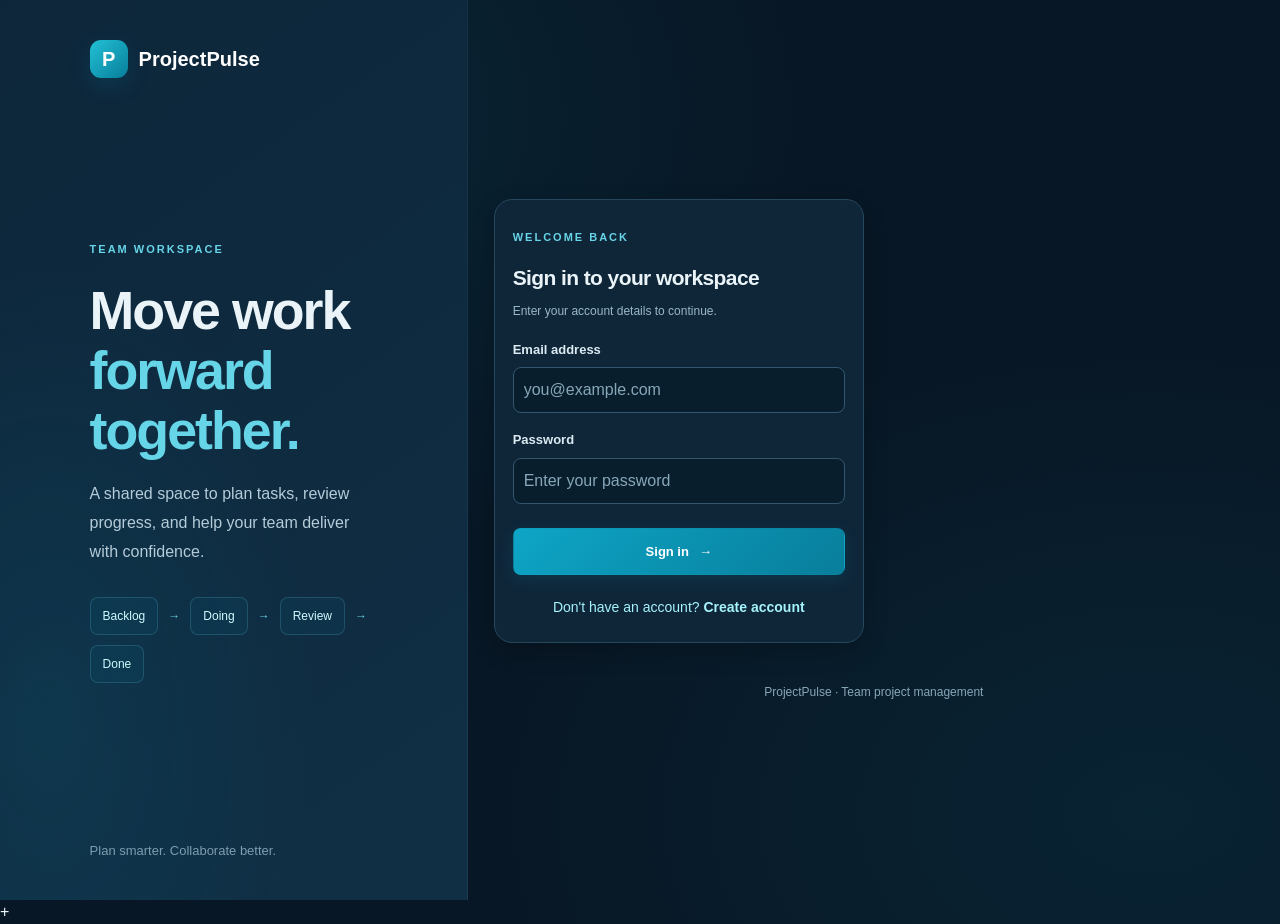
<file: frontend/index.html>
<!doctype html>
<html lang="en">
<head>
  <meta charset="utf-8">
  <meta name="viewport" content="width=device-width, initial-scale=1">
  <title>ProjectPulse| Team Workspace</title>
  <link rel="stylesheet" href="style.css">
</head>
<body class="login-page">
  <main class="login-shell">
+
    <section class="login-visual">
      <div class="brand">
        <span class="brand-mark">P</span>
        <span>ProjectPulse</span>
      </div>

      <div class="visual-copy">
        <span class="eyebrow">TEAM WORKSPACE</span>
        <h1>Move work<br><span>forward together.</span></h1>
        <p>A shared space to plan tasks, review progress, and help your team deliver with confidence.</p>

        <div class="mini-flow">
          <span>Backlog</span><b>→</b>
          <span>Doing</span><b>→</b>
          <span>Review</span><b>→</b>
          <span>Done</span>
        </div>
      </div>

      <div class="visual-footer">Plan smarter. Collaborate better.</div>
    </section>

    <section class="login-panel">
      <div class="mobile-brand brand">
        <span class="brand-mark">P</span>
        <span>ProjectPulse</span>
      </div>

      <div class="login-card">
        <span class="eyebrow">WELCOME BACK</span>
        <h2>Sign in to your workspace</h2>
        <p class="muted">Enter your account details to continue.</p>

        <form id="loginForm">
          <label for="email">Email address</label>
          <input id="email" name="email" type="email"
                 autocomplete="username"
                 placeholder="you@example.com" required>

          <label for="password">Password</label>
          <input id="password" name="password" type="password"
                 autocomplete="current-password"
                 placeholder="Enter your password" required>

          <div id="loginError" class="message error hidden"
               role="alert"></div>

          <button class="btn btn-primary btn-wide"
                  type="submit" id="loginButton">
            Sign in <span>→</span>
          </button>
        </form>

        <div class="register-link">
          Don't have an account?
          <a href="register.html">Create account</a>
        </div>

       
      </div>

      <footer>ProjectPulse · Team project management</footer>
    </section>

  </main>

  <script src="app.js"></script>
</body>
</html>
</file>
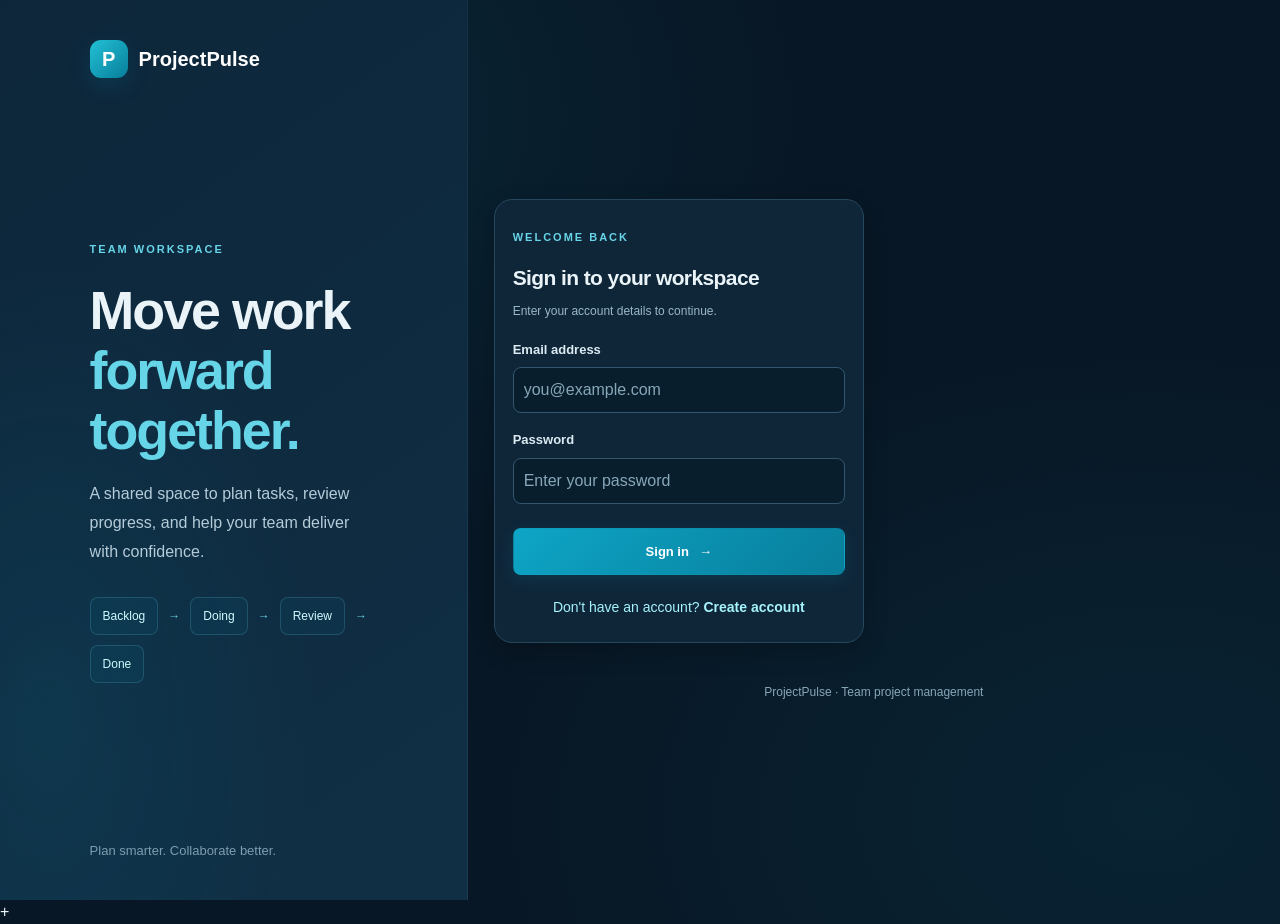
<file: frontend/dashboard.html>
<!doctype html>
<html lang="en">
<head>
  <meta charset="utf-8">
  <meta name="viewport" content="width=device-width, initial-scale=1">
  <meta name="theme-color" content="#0b1120">
  <meta name="description" content="ProjectPulse team workspace and project management dashboard">
  <title>Dashboard | ProjectPulse</title>
  <link rel="stylesheet" href="style.css">
</head>

<body class="app-page">

  <!-- SIDEBAR -->
  <aside class="sidebar" id="sidebar">
    <a class="brand" href="dashboard.html">
      <span class="brand-mark">P</span>
      <span>ProjectPulse</span>
    </a>

    <div class="workspace-label">WORKSPACE</div>

    <nav class="side-nav" aria-label="Main navigation">
      <button class="nav-item active" type="button" data-view="board">
        <span aria-hidden="true">▦</span> Kanban board
      </button>

      <button class="nav-item" type="button" data-view="analytics">
        <span aria-hidden="true">▥</span> Analytics
      </button>

      <button class="nav-item" type="button" data-view="team" id="teamNav">
        <span aria-hidden="true">♙</span> Team management
      </button>

      <button
        class="nav-item hidden"
        type="button"
        data-view="faculty"
        id="facultyNav"
      >
        <span aria-hidden="true">✓</span>
        Faculty approval
        <span id="pendingFacultyCount" class="count">0</span>
      </button>
    </nav>

    <div class="sidebar-bottom">
      <div class="help-card">
        <span class="help-icon" aria-hidden="true">✦</span>
        <strong>Keep work flowing</strong>
        <p>Small steps. Clear ownership. Better outcomes.</p>
      </div>

      <button class="nav-item logout-btn" id="logoutButton" type="button">
        <span aria-hidden="true">↪</span> Sign out
      </button>
    </div>
  </aside>

  <!-- MAIN CONTENT -->
  <main class="main-content">

    <!-- TOPBAR -->
    <header class="topbar">
      <button
        class="mobile-menu"
        id="mobileMenu"
        type="button"
        aria-label="Toggle navigation"
        aria-controls="sidebar"
        aria-expanded="false"
      >☰</button>

      <div class="topbar-heading">
        <span class="eyebrow">TEAM WORKSPACE</span>
        <h1 id="pageTitle">Kanban board</h1>
      </div>

      <div class="profile-area">
        <div class="avatar" id="userAvatar" aria-hidden="true">U</div>
        <div class="profile-details">
          <strong id="userName">Loading...</strong>
          <small id="userRole">Member</small>
        </div>
      </div>
    </header>

    <!-- KANBAN BOARD -->
    <section class="view active" id="boardView">

      <div class="welcome-row">
        <div>
          <h2>Project overview</h2>
          <p class="muted">Keep every task moving in the right direction.</p>
        </div>

        <button class="btn btn-primary" id="newTaskButton" type="button">
          ＋ New task
        </button>
      </div>

      <div class="stats-grid">
        <article class="stat-card">
          <div class="stat-top">
            <span>Total tasks</span>
            <span class="stat-icon purple">▦</span>
          </div>
          <strong id="statTotal">0</strong>
          <small>Tasks in your workspace</small>
        </article>

        <article class="stat-card">
          <div class="stat-top">
            <span>In progress</span>
            <span class="stat-icon blue">◷</span>
          </div>
          <strong id="statDoing">0</strong>
          <small>Currently being worked on</small>
        </article>

        <article class="stat-card">
          <div class="stat-top">
            <span>Needs review</span>
            <span class="stat-icon orange">✓</span>
          </div>
          <strong id="statReview">0</strong>
          <small>Waiting for a decision</small>
        </article>

        <article class="stat-card">
          <div class="stat-top">
            <span>Completed</span>
            <span class="stat-icon green">↗</span>
          </div>
          <strong id="statDone">0</strong>
          <small>Successfully completed</small>
        </article>
      </div>

      <div class="board-heading">
        <div>
          <h2>Task board</h2>
          <p class="muted">Track tasks through each stage of the workflow.</p>
        </div>

        <button class="btn btn-secondary" id="refreshButton" type="button">
          ↻ Refresh
        </button>
      </div>

      <div class="board" id="kanbanBoard">

        <section class="kanban-column" data-status="BACKLOG">
          <div class="column-head">
            <span class="column-dot backlog"></span>
            <h3>Backlog</h3>
            <span class="count" id="countBacklog">0</span>
          </div>
          <div class="task-list" id="listBacklog"></div>
        </section>

        <section class="kanban-column" data-status="DOING">
          <div class="column-head">
            <span class="column-dot doing"></span>
            <h3>Doing</h3>
            <span class="count" id="countDoing">0</span>
          </div>
          <div class="task-list" id="listDoing"></div>
        </section>

        <section class="kanban-column" data-status="REVIEW">
          <div class="column-head">
            <span class="column-dot review"></span>
            <h3>Review</h3>
            <span class="count" id="countReview">0</span>
          </div>
          <div class="task-list" id="listReview"></div>
        </section>

        <section class="kanban-column" data-status="DONE">
          <div class="column-head">
            <span class="column-dot done"></span>
            <h3>Done</h3>
            <span class="count" id="countDone">0</span>
          </div>
          <div class="task-list" id="listDone"></div>
        </section>

      </div>
    </section>

    <!-- ANALYTICS -->
    <section class="view" id="analyticsView">

      <div class="welcome-row">
        <div>
          <h2>Team analytics</h2>
          <p class="muted">A quick look at delivery and workflow health.</p>
        </div>

        <button class="btn btn-secondary" id="analyticsRefresh" type="button">
          ↻ Refresh metrics
        </button>
      </div>

      <div class="stats-grid analytics-stats">
        <article class="stat-card">
          <span class="muted">Completion rate</span>
          <strong id="completionRate">0%</strong>
          <small>Tasks in Done</small>
        </article>

        <article class="stat-card">
          <span class="muted">Overdue tasks</span>
          <strong id="overdueTasks">0</strong>
          <small>Past due and not done</small>
        </article>

        <article class="stat-card">
          <span class="muted">Throughput (30 days)</span>
          <strong id="throughput">0</strong>
          <small>Tasks completed</small>
        </article>

        <article class="stat-card">
          <span class="muted">Average cycle time</span>
          <strong id="cycleTime">—</strong>
          <small>Days from Doing to Done</small>
        </article>
      </div>

      <div class="analytics-layout">
        <article class="panel">
          <h3>Tasks by status</h3>
          <div id="statusChart" class="bar-chart"></div>
        </article>

        <article class="panel">
          <h3>Workflow health</h3>
          <p class="muted">
            Keep the Doing column manageable and review submitted work regularly.
          </p>

          <div class="health-line">
            <span>Work in progress</span>
            <strong id="wipValue">0</strong>
          </div>

          <div class="progress-track">
            <div id="wipBar" class="progress-fill"></div>
          </div>

          <div class="health-line">
            <span>Tasks waiting for review</span>
            <strong id="reviewValue">0</strong>
          </div>

          <div class="progress-track">
            <div id="reviewBar" class="progress-fill purple-fill"></div>
          </div>
        </article>
      </div>
    </section>

    <!-- TEAM MANAGEMENT -->
    <section class="view" id="teamView">

      <div class="welcome-row">
        <div>
          <h2>Team Management</h2>
          <p class="muted">
            View team member contributions and workspace users.
          </p>
        </div>
      </div>

      <div class="panel table-panel">
        <h3>Workspace Users</h3>
        <p class="muted">View registered users and their workspace roles.</p>

        <div class="table-wrap">
          <table>
            <thead>
              <tr>
                <th scope="col">Name</th>
                <th scope="col">Email</th>
                <th scope="col">Role</th>
              </tr>
            </thead>
            <tbody id="teamTable"></tbody>
          </table>
        </div>
      </div>
    </section>

    <!-- FACULTY REGISTRATION APPROVAL -->
    <section class="view" id="facultyView">

      <div class="welcome-row">
        <div>
          <h2>Faculty approval</h2>
          <p class="muted">
            Review faculty registrations before allowing them to sign in.
          </p>
        </div>

        <button
          class="btn btn-secondary"
          id="refreshFacultyButton"
          type="button"
        >
          ↻ Refresh registrations
        </button>
      </div>

      <div class="panel">
        <h3>Pending registrations</h3>
        <p class="muted">
          Approve a registration to enable that faculty account.
        </p>

        <p
          id="pendingFacultyMessage"
          class="message hidden"
          role="status"
          aria-live="polite"
        ></p>

        <div id="pendingFacultyList" class="faculty-pending-list"></div>
      </div>
    </section>

    <!-- GLOBAL TOAST -->
    <div id="toast" class="toast" role="status" aria-live="polite"></div>

  </main>

  <!-- CREATE / EDIT TASK DIALOG -->
  <dialog id="taskDialog" class="task-dialog" aria-labelledby="taskDialogTitle">
    <form id="taskForm">

      <div class="dialog-head">
        <div>
          <span class="eyebrow">WORK ITEM</span>
          <h2 id="taskDialogTitle">Create a task</h2>
        </div>

        <button
          type="button"
          class="icon-button"
          id="closeTaskDialog"
          aria-label="Close task dialog"
        >×</button>
      </div>

      <input type="hidden" id="taskId">

      <label for="taskTitle">Task title</label>
      <input
        id="taskTitle"
        name="taskTitle"
        maxlength="140"
        required
        placeholder="e.g. Design project dashboard"
      >

      <label for="taskDescription">Description</label>
      <textarea
        id="taskDescription"
        name="taskDescription"
        rows="3"
        maxlength="2000"
        placeholder="What needs to be done?"
      ></textarea>

      <div class="form-grid">
        <div>
          <label for="taskPriority">Priority</label>
          <select id="taskPriority" name="taskPriority">
            <option value="LOW">Low</option>
            <option value="MEDIUM" selected>Medium</option>
            <option value="HIGH">High</option>
          </select>
        </div>

        <div>
          <label for="taskDueDate">Due date</label>
          <input id="taskDueDate" name="taskDueDate" type="date">
        </div>
      </div>

      <label for="taskAssignee">Assign to</label>
      <select id="taskAssignee" name="taskAssignee">
        <option value="">Unassigned</option>
      </select>

      <label for="taskStatus">Status</label>
      <select id="taskStatus" name="taskStatus">
        <option value="BACKLOG">Backlog</option>
        <option value="DOING">Doing</option>
        <option value="REVIEW">Review</option>
        <option value="DONE">Done</option>
      </select>

      <p
        id="taskFormError"
        class="message error hidden"
        role="alert"
        aria-live="assertive"
      ></p>

      <div class="dialog-actions">
        <button
          type="button"
          class="btn btn-secondary"
          id="cancelTaskButton"
        >
          Cancel
        </button>

        <button
          class="btn btn-primary"
          type="submit"
          id="saveTaskButton"
        >
          Save task
        </button>
      </div>
    </form>
  </dialog>

  <!-- MEMBER EVIDENCE SUBMISSION DIALOG -->
  <dialog
    id="evidenceDialog"
    class="task-dialog"
    aria-labelledby="evidenceDialogTitle"
  >
    <form id="evidenceForm">

      <div class="dialog-head">
        <div>
          <span class="eyebrow">TASK SUBMISSION</span>
          <h2 id="evidenceDialogTitle">Submit task for review</h2>
        </div>

        <button
          type="button"
          class="icon-button"
          id="closeEvidenceDialog"
          aria-label="Close evidence dialog"
        >×</button>
      </div>

      <input type="hidden" id="evidenceTaskId">

      <p id="evidenceTaskTitle" class="review-task-title"></p>

      <label for="taskEvidence">Evidence / Work description</label>
      <textarea
        id="taskEvidence"
        name="taskEvidence"
        rows="7"
        maxlength="5000"
        required
        placeholder="Describe the work you completed, what you implemented, and any important details for Faculty to review..."
      ></textarea>

      <p class="muted">
        Enter your evidence directly in this text box. No file upload is needed.
        Maximum 5000 characters.
      </p>

      <p
        id="evidenceFormError"
        class="message error hidden"
        role="alert"
        aria-live="assertive"
      ></p>

      <div class="dialog-actions">
        <button
          type="button"
          class="btn btn-secondary"
          id="cancelEvidenceButton"
        >
          Cancel
        </button>

        <button
          class="btn btn-primary"
          type="submit"
          id="submitEvidenceButton"
        >
          Submit for Review
        </button>
      </div>
    </form>
  </dialog>

  <!-- FACULTY TASK REVIEW DIALOG -->
  <dialog
    id="reviewDialog"
    class="task-dialog"
    aria-labelledby="reviewDialogTitle"
  >
    <form id="reviewForm">

      <div class="dialog-head">
        <div>
          <span class="eyebrow">TASK REVIEW</span>
          <h2 id="reviewDialogTitle">Review submission</h2>
        </div>

        <button
          type="button"
          class="icon-button"
          id="closeReviewDialog"
          aria-label="Close review dialog"
        >×</button>
      </div>

      <input type="hidden" id="reviewTaskId">

      <p id="reviewTaskTitle" class="review-task-title"></p>

      <!-- EVIDENCE PROVIDED BY MEMBER -->
      <div class="evidence-panel">
        <h3>Member's submitted evidence</h3>
        <p class="muted">
          Read the work description or proof submitted by the member.
        </p>

        <div
          id="reviewEvidence"
          class="evidence-content"
          aria-live="polite"
        >No evidence submitted yet.</div>
      </div>

      <label for="reviewComment">Review comment</label>
      <textarea
        id="reviewComment"
        name="reviewComment"
        rows="3"
        maxlength="1000"
        placeholder="Feedback for the team member..."
      ></textarea>

      <div class="dialog-actions">
        <button
          type="button"
          class="btn btn-secondary"
          id="requestChangesButton"
        >
          Request changes
        </button>

        <button type="submit" class="btn btn-primary">
          ✓ Approve task
        </button>
      </div>
    </form>
  </dialog>

  <script src="app.js"></script>
</body>
</html>
</file>
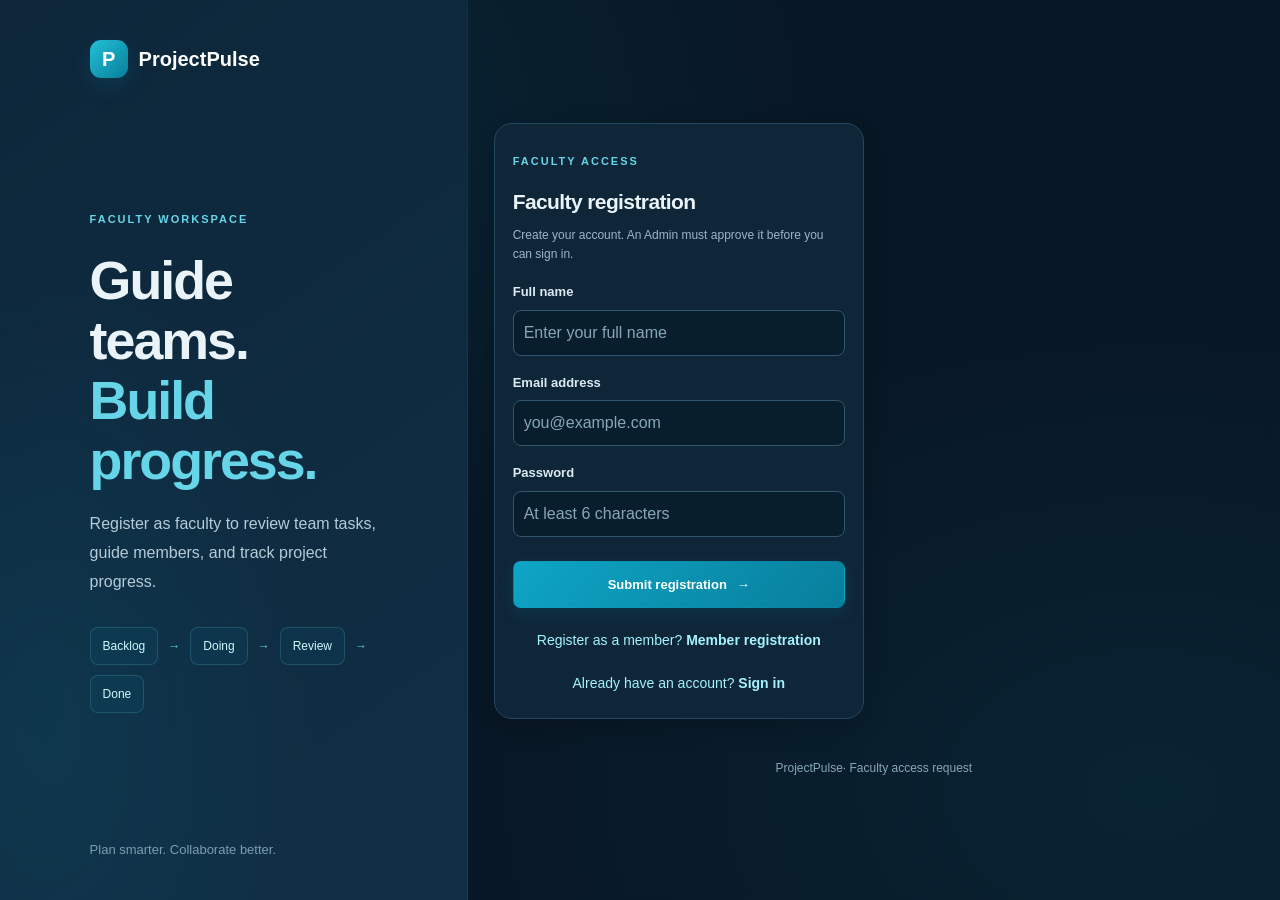
<file: frontend/faculty-register.html>
<!doctype html>
<html lang="en">
<head>
  <meta charset="utf-8">
  <meta name="viewport" content="width=device-width, initial-scale=1">
  <title>ProjectPulse | Faculty Registration</title>
  <link rel="stylesheet" href="style.css">
</head>
<body class="login-page">
  <main class="login-shell">

    <section class="login-visual">
      <div class="brand">
        <span class="brand-mark">P</span>
        <span>ProjectPulse</span>
      </div>

      <div class="visual-copy">
        <span class="eyebrow">FACULTY WORKSPACE</span>
        <h1>Guide teams.<br><span>Build progress.</span></h1>
        <p>Register as faculty to review team tasks, guide members, and track project progress.</p>

        <div class="mini-flow">
          <span>Backlog</span><b>→</b>
          <span>Doing</span><b>→</b>
          <span>Review</span><b>→</b>
          <span>Done</span>
        </div>
      </div>

      <div class="visual-footer">Plan smarter. Collaborate better.</div>
    </section>

    <section class="login-panel">
      <div class="mobile-brand brand">
        <span class="brand-mark">K</span>
        <span>ProjectPulse</span>
      </div>

      <div class="login-card">
        <span class="eyebrow">FACULTY ACCESS</span>
        <h2>Faculty registration</h2>
        <p class="muted">
          Create your account. An Admin must approve it before you can sign in.
        </p>

        <form id="facultyRegisterForm">
          <label for="facultyName">Full name</label>
          <input id="facultyName" name="name" type="text"
                 autocomplete="name" maxlength="100"
                 placeholder="Enter your full name" required>

          <label for="facultyEmail">Email address</label>
          <input id="facultyEmail" name="email" type="email"
                 autocomplete="email" maxlength="150"
                 placeholder="you@example.com" required>

          <label for="facultyPassword">Password</label>
          <input id="facultyPassword" name="password" type="password"
                 autocomplete="new-password"
                 minlength="6" maxlength="100"
                 placeholder="At least 6 characters" required>

          <div id="facultyRegisterMessage"
               class="message error hidden"
               role="alert"></div>

          <button class="btn btn-primary btn-wide"
                  type="submit" id="facultyRegisterButton">
            Submit registration <span>→</span>
          </button>
        </form>

        <div class="register-link">
          Register as a member?
          <a href="register.html">Member registration</a>
        </div>

        <div class="register-link">
          Already have an account?
          <a href="index.html">Sign in</a>
        </div>
      </div>

      <footer>ProjectPulse· Faculty access request</footer>
    </section>

  </main>

  <script src="app.js"></script>
</body>
</html>
</file>
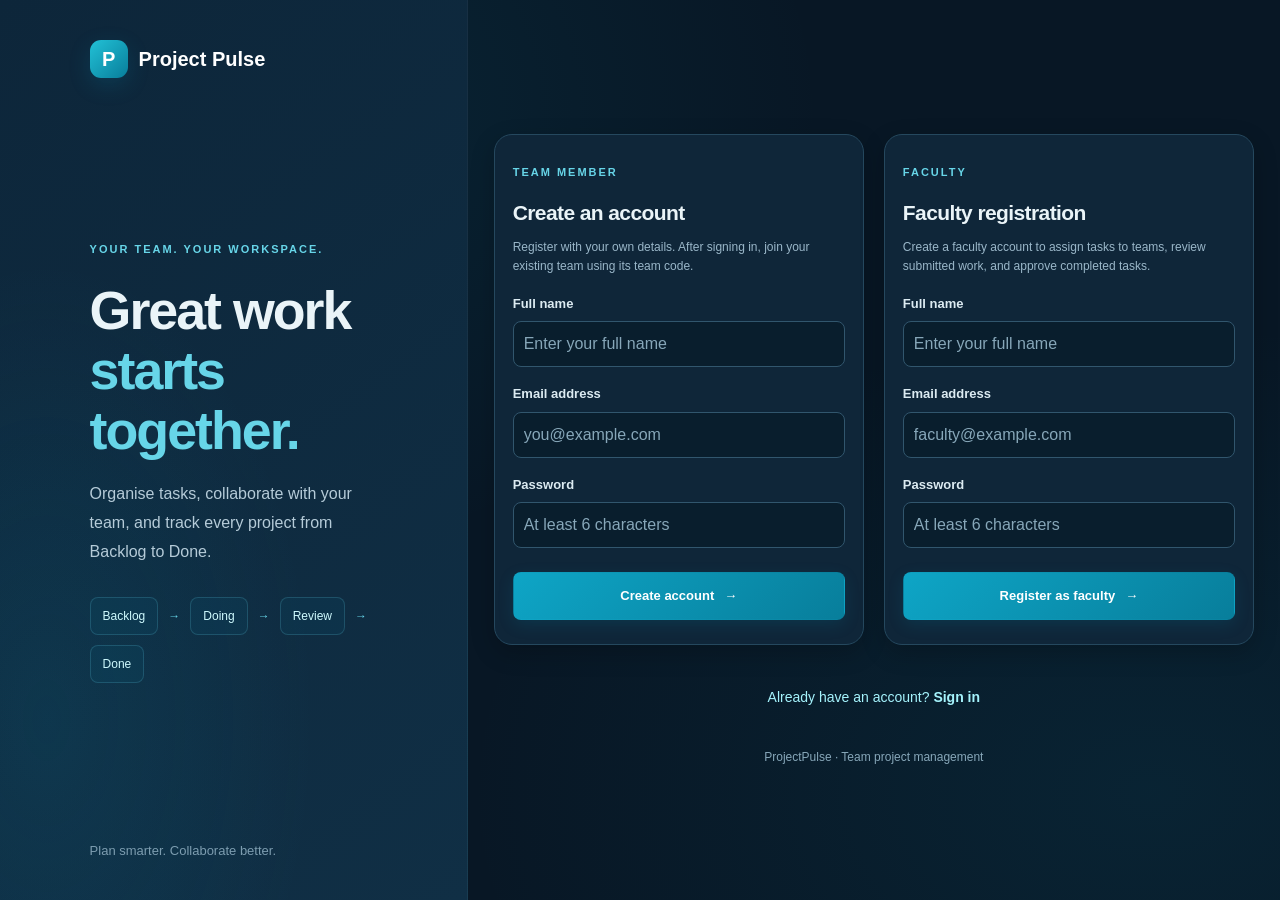
<file: frontend/register.html>
<!doctype html>
<html lang="en">
<head>
  <meta charset="utf-8">
  <meta name="viewport" content="width=device-width, initial-scale=1">
  <meta name="theme-color" content="#0b1120">
  <meta
    name="description"
    content="Register for ProjectPulse to manage projects, collaborate with teams, and track tasks."
  >
  <title>ProjectPulse | Registration</title>
  <link rel="stylesheet" href="style.css">
</head>

<body class="login-page">
  <main class="login-shell">

    <!-- LEFT: BRANDING AND INTRODUCTION -->
    <section class="login-visual">
      <div class="brand">
        <span class="brand-mark">P</span>
        <span>Project Pulse</span>
      </div>

      <div class="visual-copy">
        <span class="eyebrow">YOUR TEAM. YOUR WORKSPACE.</span>

        <h1>
          Great work<br>
          <span>starts together.</span>
        </h1>

        <p>
          Organise tasks, collaborate with your team, and track
          every project from Backlog to Done.
        </p>

        <div class="mini-flow">
          <span>Backlog</span>
          <b>→</b>
          <span>Doing</span>
          <b>→</b>
          <span>Review</span>
          <b>→</b>
          <span>Done</span>
        </div>
      </div>

      <div class="visual-footer">
        Plan smarter. Collaborate better.
      </div>
    </section>

    <!-- RIGHT: REGISTRATION FORMS -->
    <section class="login-panel">

      <div class="mobile-brand brand">
        <span class="brand-mark">P</span>
        <span>ProjectPulse</span>
      </div>

      <!-- TEAM MEMBER REGISTRATION -->
      <div class="login-card">
        <span class="eyebrow">TEAM MEMBER</span>
        <h2>Create an account</h2>

        <p class="muted">
          Register with your own details. After signing in,
          join your existing team using its team code.
        </p>

        <form id="registerForm">

          <label for="name">Full name</label>
          <input
            id="name"
            name="name"
            type="text"
            autocomplete="name"
            maxlength="100"
            placeholder="Enter your full name"
            required
          >

          <label for="email">Email address</label>
          <input
            id="email"
            name="email"
            type="email"
            autocomplete="email"
            maxlength="150"
            placeholder="you@example.com"
            required
          >

          <label for="password">Password</label>
          <input
            id="password"
            name="password"
            type="password"
            autocomplete="new-password"
            minlength="6"
            maxlength="100"
            placeholder="At least 6 characters"
            required
          >

          <div
            id="registerError"
            class="message error hidden"
            role="status"
            aria-live="polite"
          ></div>

          <button
            class="btn btn-primary btn-wide"
            type="submit"
            id="registerButton"
          >
            Create account <span>→</span>
          </button>
        </form>
      </div>

      <!-- FACULTY REGISTRATION -->
      <div class="login-card">
        <span class="eyebrow">FACULTY</span>
        <h2>Faculty registration</h2>

        <p class="muted">
          Create a faculty account to assign tasks to teams,
          review submitted work, and approve completed tasks.
        </p>

        <form id="facultyRegisterForm">

          <label for="facultyName">Full name</label>
          <input
            id="facultyName"
            name="name"
            type="text"
            autocomplete="name"
            maxlength="100"
            placeholder="Enter your full name"
            required
          >

          <label for="facultyEmail">Email address</label>
          <input
            id="facultyEmail"
            name="email"
            type="email"
            autocomplete="email"
            maxlength="150"
            placeholder="faculty@example.com"
            required
          >

          <label for="facultyPassword">Password</label>
          <input
            id="facultyPassword"
            name="password"
            type="password"
            autocomplete="new-password"
            minlength="6"
            maxlength="100"
            placeholder="At least 6 characters"
            required
          >

          <div
            id="facultyRegisterMessage"
            class="message error hidden"
            role="status"
            aria-live="polite"
          ></div>

          <button
            class="btn btn-primary btn-wide"
            type="submit"
            id="facultyRegisterButton"
          >
            Register as faculty <span>→</span>
          </button>
        </form>
      </div>

      <!-- SIGN-IN LINK -->
      <div class="register-link">
        Already have an account?
        <a href="index.html">Sign in</a>
      </div>

      <footer>ProjectPulse · Team project management</footer>

    </section>
  </main>

  <!-- Keep your existing JavaScript file -->
  <script src="app.js"></script>
</body>
</html>
</file>
<file: frontend/style.css>
/* KANBANFLOW — Ocean Blue theme */
:root {
  --bg:#081725; --surface:#10283B; --surface-light:#16384F; --surface-hover:#1B4057;
  --border:#25485E; --text:#EAF4F8; --muted:#9AB7C9; --purple:#0891B2;
  --purple-light:#67D5E8; --blue:#38BDF8; --orange:#F4B860; --green:#4FD1A5;
  --red:#FB7185; --radius:14px; --shadow-soft:0 12px 30px #0003;
  --shadow-card:0 8px 24px #0003;
}
*{box-sizing:border-box}
html{scroll-behavior:smooth}
body{margin:0;font-family:Inter,"Segoe UI",Arial,sans-serif;background:var(--bg);color:var(--text);line-height:1.5;-webkit-font-smoothing:antialiased}
button,input,textarea,select{font:inherit}
button{cursor:pointer}button:disabled{opacity:.6;cursor:not-allowed}
a{color:var(--purple-light);text-decoration:none}a:hover{color:#CFFAFE}
h1,h2,h3,p{margin-top:0}.muted{color:var(--muted);line-height:1.6}
.eyebrow{color:var(--purple-light);font-size:11px;font-weight:800;letter-spacing:2px}
.hidden,[hidden]{display:none!important}::selection{background:#0891B255;color:#fff}
.brand{display:flex;align-items:center;gap:11px;color:#fff;font-size:20px;font-weight:800}
.brand-mark{display:inline-flex;align-items:center;justify-content:center;width:38px;height:38px;flex-shrink:0;border-radius:11px;background:linear-gradient(135deg,#22C1D6,#087E9B);color:#fff;box-shadow:0 7px 22px #0891B230}
/* Login and registration shared layout */
.login-page{min-height:100vh;min-height:100svh;background:radial-gradient(ellipse at 12% 12%,#0891B222,transparent 42%),radial-gradient(ellipse at 90% 88%,#0E749022,transparent 42%),var(--bg)}
.login-shell{display:grid;grid-template-columns:minmax(0,1fr) minmax(0,.85fr);align-items:stretch;gap:0;width:100%;min-height:100vh;min-height:100svh}
.login-visual{grid-column:1;grid-row:1;display:flex;flex-direction:column;justify-content:space-between;min-width:0;min-height:100vh;min-height:100svh;padding:40px clamp(44px,7vw,120px);border-right:1px solid #ffffff0b;background:radial-gradient(ellipse at 10% 80%,#0891B21C,transparent 45%),linear-gradient(145deg,#0D263A,#102F45)}
.visual-copy{width:100%;max-width:540px;margin:auto}
.visual-copy h1{margin:20px 0;font-size:clamp(36px,4.2vw,60px);line-height:1.12;letter-spacing:-2px}
.visual-copy h1 span{color:var(--purple-light)}
.visual-copy p{max-width:460px;color:#B5CBD8;font-size:16px;line-height:1.8}
.mini-flow{display:flex;align-items:center;flex-wrap:wrap;gap:10px;margin-top:30px;color:#CFFAFE;font-size:12px}
.mini-flow span{padding:9px 12px;border:1px solid #67D5E830;border-radius:8px;background:#0891B212;white-space:nowrap}
.mini-flow b{color:#67D5E8}.visual-footer{color:#7D9DB0;font-size:13px}
/* Sign-in panel: more inner spacing so the card sits farther from the left side */
/* Sign-in panel: increased distance from the branding section */
.login-panel {
    grid-column: 2;
    grid-row: 1;
    display: flex;
    flex-direction: column;
    align-items: center;
    justify-content: center;
    min-width: 0;
    min-height: 100vh;
    min-height: 100svh;
    padding: clamp(40px, 6vw, 90px);
}

/* Sign-in card */
.login-card {
    width: 100%;
    max-width: 460px;
    padding: clamp(25px, 3vw, 38px);
    border: 1px solid var(--border);
    border-radius: 18px;
    background: rgba(16, 40, 59, .94);
    box-shadow: var(--shadow-card);
    backdrop-filter: blur(14px);
}
.login-card{width:100%;max-width:460px;padding:clamp(25px,3vw,38px);border:1px solid var(--border);border-radius:18px;background:rgba(16,40,59,.94);box-shadow:var(--shadow-card);backdrop-filter:blur(14px)}
.login-card h2{margin:14px 0 9px;font-size:27px;letter-spacing:-.6px}
.login-card .muted{margin-bottom:27px;font-size:14px}
.login-card label,.task-dialog label{display:block;margin:17px 0 8px;color:#DCEBF2;font-size:13px;font-weight:600}
.login-card input,.task-dialog input,.task-dialog textarea,.task-dialog select{display:block;width:100%;min-width:0;padding:12px 13px;border:1px solid #31566D;border-radius:8px;outline:none;background:#091E2D;color:#fff;transition:border-color .2s,box-shadow .2s}
.login-card input:focus,.task-dialog input:focus,.task-dialog textarea:focus,.task-dialog select:focus{border-color:#22B8D0;box-shadow:0 0 0 3px #0891B225}
.login-card input::placeholder,.task-dialog input::placeholder,.task-dialog textarea::placeholder{color:#87A7B9}
.mobile-brand{display:none}
.register-link{margin-top:22px;color:#A5F3FC;text-align:center;font-size:14px}
.register-link a{color:#A5F3FC;font-weight:700}.register-link a:hover{text-decoration:underline}
.login-panel footer{margin-top:20px;color:#87A7B9;text-align:center;font-size:12px}
.btn{display:inline-flex;align-items:center;justify-content:center;gap:10px;min-height:40px;padding:11px 16px;border:1px solid transparent;border-radius:8px;font-size:13px;font-weight:700;transition:background .2s,border-color .2s,transform .2s,box-shadow .2s}
.btn-primary{background:linear-gradient(135deg,#0EA5C6,#087E9B);color:#fff;box-shadow:0 5px 16px #0891B225}
.btn-primary:hover:not(:disabled){background:linear-gradient(135deg,#22B8D0,#0891B2);transform:translateY(-1px);box-shadow:0 8px 22px #0891B238}
.btn-secondary{border-color:var(--border);background:#16384F;color:#DCEBF2}
.btn-secondary:hover:not(:disabled){border-color:#39718A;background:#1B4057}
.btn-wide{width:100%;margin-top:24px;padding:13px}
.message{margin-top:12px;font-size:13px;line-height:1.6;overflow-wrap:anywhere}
.message.error{color:#fca5a5}.message.success{color:#86efac}
.demo-box,.demo-accounts{display:none!important}
.demo-box strong,.demo-box small{flex-basis:100%}.demo-box strong{font-size:12px}.demo-box small{color:var(--muted);font-size:11px;line-height:1.5}
.demo-fill{padding:7px 12px;border:1px solid #24556B;border-radius:7px;background:#123348;color:#CFFAFE;font-size:12px}
/* Registration page: two cards side by side on desktop */
@media (min-width:1101px){
  body.login-page .login-shell{grid-template-columns:minmax(340px,.95fr) minmax(0,1.65fr);max-width:1900px;margin:0 auto}
  body.login-page .login-visual{grid-column:1;grid-row:1}
  body.login-page .login-panel{grid-column:2;grid-row:1;display:grid;grid-template-columns:repeat(2,minmax(0,1fr));align-content:center;align-items:start;gap:20px;padding:30px 26px}
  body.login-page .login-panel>.login-card{width:100%;max-width:none;min-width:0;margin:0;padding:24px 18px;overflow-wrap:anywhere}
  body.login-page .login-panel>.login-card h2{font-size:21px}
  body.login-page .login-panel>.login-card .muted{font-size:12px;margin-bottom:18px}
  body.login-page .login-panel>.login-card input{width:100%;min-width:0;padding:10px}
  body.login-page .login-panel>.login-card .btn{width:100%}
  body.login-page .login-panel>.mobile-brand{display:none}
  body.login-page .login-panel>.register-link,body.login-page .login-panel>footer{grid-column:1/-1;width:100%;text-align:center}
}
@media (min-width:801px) and (max-width:1100px){
  body.login-page .login-shell{grid-template-columns:minmax(280px,.85fr) minmax(0,1.15fr)}
  body.login-page .login-panel{display:grid;grid-template-columns:repeat(2,minmax(0,1fr));align-content:center;gap:16px;padding:25px 20px}
  body.login-page .login-panel>.login-card{max-width:none;padding:20px 14px}
  body.login-page .login-panel>.register-link,body.login-page .login-panel>footer{grid-column:1/-1}
}

/* Dashboard shell and navigation */
.app-page{min-height:100vh;background:radial-gradient(ellipse at 90% 0%,#164E6310,transparent 36%),var(--bg)}
.sidebar{position:fixed;inset:0 auto 0 0;z-index:100;display:flex;flex-direction:column;width:250px;padding:25px 17px;border-right:1px solid var(--border);background:linear-gradient(180deg,#0A2031,#0B2234);overflow-y:auto}
.sidebar .brand{padding:0 9px;margin-bottom:4px;font-size:19px}
.workspace-label{margin:42px 10px 14px;color:#789BAF;font-size:10px;font-weight:800;letter-spacing:1.7px}
.side-nav{display:grid;gap:8px}
.nav-item{display:flex;align-items:center;gap:12px;width:100%;min-height:44px;padding:12px;border:1px solid transparent;border-radius:9px;background:transparent;color:#B4CAD7;text-align:left;font-size:13px;font-weight:600}
.nav-item>span{width:20px;flex-shrink:0;text-align:center;font-size:17px}
.nav-item:hover{background:#16384F;color:#fff}
.nav-item.active{border-color:#22B8D044;background:linear-gradient(100deg,#0891B229,#0891B20A);color:#A5F3FC;box-shadow:inset 3px 0 0 #22B8D0}
.nav-item.active>span{color:#67D5E8}.nav-item .count{margin-left:auto}
.sidebar-bottom{margin-top:auto;padding-top:20px}
.help-card{margin-bottom:18px;padding:15px;border:1px solid #0891B24A;border-radius:11px;background:linear-gradient(145deg,#123B50,#10283B)}
.help-icon{display:block;margin-bottom:12px;color:#67D5E8;font-size:21px}
.help-card strong{font-size:12px}.help-card p{margin:8px 0 0;color:#A5C1D0;font-size:11px;line-height:1.7}
.logout-btn{color:#fca5a5}
.main-content{min-height:100vh;margin-left:250px;padding:30px}
.topbar{display:flex;align-items:center;justify-content:space-between;gap:20px;margin-bottom:35px;padding-bottom:25px;border-bottom:1px solid var(--border)}
.topbar h1{margin:8px 0 0;font-size:27px;letter-spacing:-.6px}
.profile-area{display:flex;align-items:center;gap:12px}.profile-area strong,.profile-area small{display:block}
.profile-area strong{font-size:13px}.profile-area small{margin-top:4px;color:var(--muted);font-size:11px}
.avatar{display:flex;align-items:center;justify-content:center;width:42px;height:42px;flex-shrink:0;border:1px solid #22B8D055;border-radius:50%;background:linear-gradient(135deg,#0E7490,#164E63);color:#E0FCFF;font-weight:800}
.mobile-menu{display:none;padding:8px 10px;border:1px solid var(--border);border-radius:7px;background:var(--surface);color:#fff}
.view{display:none}.view.active{display:block;width:100%;min-width:0}
.welcome-row,.board-heading{display:flex;align-items:center;justify-content:space-between;gap:20px;margin-bottom:25px}
.welcome-row h2,.board-heading h2{margin-bottom:7px;font-size:19px}.welcome-row p,.board-heading p{margin-bottom:0;font-size:13px}

/* Stats */
.stats-grid{display:grid;grid-template-columns:repeat(4,minmax(0,1fr));gap:17px;margin-bottom:36px}
.stat-card{position:relative;overflow:hidden;min-width:0;padding:20px;border:1px solid var(--border);border-radius:var(--radius);background:linear-gradient(145deg,#123047,#10283B);box-shadow:var(--shadow-card)}
.stat-card:before{position:absolute;inset:0 auto 0 0;width:3px;background:linear-gradient(180deg,#22B8D0,#087E9B);content:""}
.stat-card:hover{border-color:#39718A;transform:translateY(-2px)}
.stat-top{display:flex;align-items:center;justify-content:space-between;gap:8px;color:#BDD2DE;font-size:12px}
.stat-card>strong{display:block;margin:18px 0 8px;font-size:31px;letter-spacing:-1px}.stat-card>small{color:#8AA9BA;font-size:11px}
.stat-icon{display:flex;align-items:center;justify-content:center;width:34px;height:34px;border-radius:9px;font-size:17px}
.stat-icon.purple,.stat-icon.blue{background:#0891B225;color:#A5F3FC}.stat-icon.orange{background:#f9731625;color:#fdba74}.stat-icon.green{background:#22c55e25;color:#86efac}
/* Kanban board and task cards */
.board{display:grid;grid-template-columns:repeat(4,minmax(220px,1fr));align-items:start;gap:16px;overflow-x:auto;padding-bottom:15px}
.kanban-column{min-width:0;min-height:350px;padding:13px;border:1px solid var(--border);border-radius:12px;background:linear-gradient(180deg,#0D263A,#0B2234)}
.column-head{display:flex;align-items:center;gap:9px;margin-bottom:17px;padding:3px 2px 10px;border-bottom:1px solid var(--border)}
.column-head h3{flex:1;margin:0;font-size:13px}
.column-dot{width:8px;height:8px;flex-shrink:0;border-radius:50%}
.column-dot.backlog{background:#9AB7C9}.column-dot.doing{background:#38BDF8}.column-dot.review{background:#F4B860}.column-dot.done{background:#4FD1A5}
.count{display:inline-flex;align-items:center;justify-content:center;min-width:25px;height:24px;padding:0 7px;border-radius:7px;background:#1B4057;color:#D1E3EC;font-size:11px}
.task-list{display:grid;gap:12px;min-height:60px}
.task-card{padding:14px;border:1px solid var(--border);border-radius:10px;background:linear-gradient(145deg,#143149,#10283B);overflow-wrap:anywhere;box-shadow:var(--shadow-card)}
.task-card:hover{border-color:#39718A;box-shadow:0 12px 26px #0004}
.task-card h4{margin:10px 0;font-size:13px;line-height:1.5}.task-card p{color:#9AB7C9;font-size:12px;line-height:1.6;overflow-wrap:anywhere}
.task-card small{color:#91B0C1;font-size:10px}.task-card button,.task-card select{max-width:100%;margin-top:8px;padding:7px;border:1px solid var(--border);border-radius:6px;background:#081725;color:#DCEBF2;font-size:11px}
.task-card button:hover,.task-card select:hover{border-color:#22B8D0}
.task-meta{display:flex;flex-wrap:wrap;gap:7px;margin:10px 0}
.priority{display:inline-block;padding:5px 8px;border-radius:5px;font-size:10px;font-weight:700}
.priority-LOW{background:#294B60;color:#D1E3EC}.priority-MEDIUM{background:#1e3a5f;color:#93c5fd}.priority-HIGH{background:#5a252c;color:#fca5a5}
/* Analytics */
.analytics-layout{display:grid;grid-template-columns:repeat(2,minmax(0,1fr));gap:18px}
.panel{min-width:0;margin-bottom:22px;padding:23px;border:1px solid var(--border);border-radius:var(--radius);background:linear-gradient(145deg,#123047,#10283B);box-shadow:var(--shadow-card)}
.panel h3{margin-bottom:20px;font-size:15px}.panel>p{font-size:13px}
.bar-chart{display:grid;gap:19px}.bar-row{display:grid;grid-template-columns:85px minmax(40px,1fr) 30px;align-items:center;gap:10px;font-size:12px}
.bar-track,.progress-track{height:9px;overflow:hidden;border-radius:20px;background:#1B4057}
.bar-fill,.progress-fill,.purple-fill{height:100%;border-radius:inherit;background:linear-gradient(90deg,#087E9B,#22C1D6);transition:width .3s}
.health-line{display:flex;justify-content:space-between;gap:12px;margin:24px 0 10px;color:#BDD2DE;font-size:12px}.health-line strong{color:#fff}
/* Team management */
#teamView{display:block;width:100%;min-width:0}#teamView>.welcome-row{width:100%;margin-bottom:24px}
#createTeamPanel{display:block;position:static;float:none;width:100%;max-width:100%;margin:0 0 24px;padding:28px;clear:both;box-sizing:border-box;border-color:#0891B245;background:radial-gradient(ellipse at 100% 0%,#0891B212,transparent 45%),linear-gradient(145deg,#123047,#10283B)}
#teamView #createTeamPanel[hidden],#createTeamPanel[hidden]{display:none!important}
#createTeamPanel>h3{margin-bottom:8px;font-size:21px;letter-spacing:-.4px}#createTeamPanel>.muted{margin-bottom:26px;font-size:13px}
#createTeamForm{display:grid;grid-template-columns:repeat(2,minmax(0,1fr));column-gap:22px;row-gap:8px;align-items:start;width:100%;min-width:0}
#createTeamForm label{display:block;margin:10px 0 8px;color:#DCEBF2;font-size:13px;font-weight:700}
#createTeamForm input,#createTeamForm select{display:block;width:100%;max-width:100%;min-width:0;min-height:47px;padding:12px 14px;border:1px solid #31566D;border-radius:10px;outline:none;background:#091E2D;color:#f8fafc;font-size:13px}
#createTeamForm input::placeholder{color:#8AA9BA}#createTeamForm input:hover,#createTeamForm select:hover{border-color:#4A8298}
#createTeamForm input:focus,#createTeamForm select:focus{border-color:#22B8D0;box-shadow:0 0 0 3px #0891B225}
#createTeamForm select:disabled{opacity:.6;cursor:not-allowed}#createTeamForm select option{padding:9px;background:#10283B;color:#f8fafc}
#createTeamForm select[multiple]{min-height:170px;padding:8px;border-radius:10px}
#createTeamForm select[multiple] option{padding:10px 12px;margin:2px 0;border-radius:6px}
#createTeamForm select[multiple] option:checked{background:#0E7490 linear-gradient(0deg,#0E7490,#0E7490);color:#fff}
#createTeamForm>.muted,#createTeamForm .full-width,#createTeamForm .form-field.full-width{grid-column:1/-1}
#createTeamForm>.muted{margin:4px 0 8px;font-size:12px}
#createTeamForm .form-field{display:flex;flex-direction:column;width:100%;min-width:0;gap:9px}
#createTeamMessage{grid-column:1/-1;margin:5px 0 8px;padding:12px 14px;border:1px solid transparent;border-radius:9px;font-size:13px;line-height:1.6;overflow-wrap:anywhere}
#createTeamMessage.success{border-color:#166534;background:#14532d25;color:#86efac}#createTeamMessage.error{border-color:#991b1b;background:#7f1d1d25;color:#fca5a5}
#createTeamButton{grid-column:1/-1;justify-self:start;min-width:165px;min-height:46px;margin-top:5px;padding:12px 22px;border-radius:10px}
#createTeamButton:disabled{transform:none;box-shadow:none}
#createTeamPanel .create-team-heading{display:flex;align-items:flex-start;gap:16px;width:100%}
#createTeamPanel .create-team-form{display:grid;grid-template-columns:repeat(2,minmax(0,1fr));width:100%;gap:22px 20px;box-sizing:border-box}
#createTeamPanel .create-team-actions{display:flex;align-items:center;justify-content:space-between;flex-wrap:wrap;gap:16px;width:100%}
#createTeamPanel .create-team-buttons{display:flex;align-items:center;gap:10px;margin-left:auto}
#createTeamPanel .create-team-buttons .btn{min-width:0}
#teamView .created-teams-panel,#teamView .table-panel{position:static;float:none;width:100%;max-width:100%;margin-bottom:24px;clear:both;box-sizing:border-box}
#createdTeamsList{display:grid;grid-template-columns:repeat(2,minmax(0,1fr));gap:16px;width:100%;min-width:0}
#createdTeamsList>p{grid-column:1/-1;margin-bottom:0;color:var(--muted);font-size:13px;line-height:1.7}
.team-card{min-width:0;padding:19px;border:1px solid var(--border);border-radius:12px;background:linear-gradient(145deg,#16384F,#121a2a);box-shadow:var(--shadow-card)}
.team-card:hover{border-color:#1A91AD;transform:translateY(-2px)}
.team-card h4{margin:0 0 15px;font-size:16px;line-height:1.5;overflow-wrap:anywhere}
.team-card p{margin:10px 0 0;color:#BDD2DE;font-size:12px;line-height:1.7;overflow-wrap:anywhere}
.team-card strong{color:#E0EDF3}
.team-card .team-card-label{display:inline-flex;align-items:center;gap:6px;margin-bottom:12px;padding:5px 9px;border:1px solid #0891B24A;border-radius:20px;background:#0891B222;color:#A5F3FC;font-size:10px;font-weight:800;letter-spacing:.4px}
.team-member-list{display:flex;flex-wrap:wrap;gap:7px;margin-top:9px}
.team-member-chip{max-width:100%;padding:6px 9px;border:1px solid #31566D;border-radius:7px;background:#091E2D;color:#D1E3EC;font-size:11px;overflow-wrap:anywhere}

/* Tables and faculty approvals */
.table-panel{padding:0;overflow:hidden}.table-panel>h3{margin:0;padding:22px 23px;border-bottom:1px solid var(--border)}
.table-wrap{width:100%;overflow-x:auto}table{width:100%;border-collapse:collapse;text-align:left}
th,td{padding:16px 20px;border-bottom:1px solid var(--border);font-size:12px;white-space:nowrap}
th{background:#143149;color:#A5C1D0;font-weight:700}td{color:#DCEBF2}
tbody tr{transition:background .15s}tbody tr:hover{background:#16384F}tbody tr:last-child td{border-bottom:none}
.faculty-pending-list{display:grid;gap:12px}.faculty-pending-list>*{min-width:0}
.faculty-pending-list .panel,.faculty-pending-list article{border:1px solid var(--border);border-radius:10px;background:#143149}

/* Task/review dialogs and toast */
.task-dialog{width:min(540px,calc(100% - 30px));max-height:90vh;max-height:90svh;overflow-y:auto;padding:25px;border:1px solid #31566D;border-radius:16px;background:#10283B;color:#fff;box-shadow:0 30px 100px #0009}
.task-dialog::backdrop{background:rgba(2,13,23,.78);backdrop-filter:blur(4px)}
.dialog-head{display:flex;align-items:flex-start;justify-content:space-between;gap:20px;margin-bottom:20px}
.dialog-head h2{margin:9px 0 0;font-size:21px}
.icon-button{display:inline-flex;align-items:center;justify-content:center;width:35px;height:35px;flex-shrink:0;border:1px solid var(--border);border-radius:8px;background:#16384F;color:#fff;font-size:22px}
.icon-button:hover{border-color:#39718A;background:#1B4057}
.form-grid{display:grid;grid-template-columns:repeat(2,minmax(0,1fr));gap:15px}
.task-dialog textarea{min-height:90px;resize:vertical}
.dialog-actions{display:flex;justify-content:flex-end;flex-wrap:wrap;gap:10px;margin-top:25px}
.review-task-title{color:#A5F3FC;font-weight:700;line-height:1.6}
.toast{position:fixed;right:25px;bottom:25px;z-index:200;max-width:min(380px,calc(100% - 40px));padding:14px 18px;border:1px solid #286176;border-radius:10px;background:#102F42;color:#DDF9FF;font-size:13px;line-height:1.5;box-shadow:0 10px 35px #0005}
.toast:empty{display:none}
/* Responsive */
@media(max-width:1150px){
  .main-content{padding:23px}.stats-grid{grid-template-columns:repeat(2,minmax(0,1fr))}
  .board{grid-template-columns:repeat(4,230px)}#createdTeamsList{grid-template-columns:1fr}
}
@media(max-width:800px){
  .login-shell{grid-template-columns:minmax(0,1fr)}.login-visual{display:none}
  .login-panel{grid-column:1;grid-row:1;display:grid;grid-template-columns:minmax(0,1fr);align-content:start;justify-items:center;min-height:100vh;min-height:100svh;padding:25px 18px}
  .mobile-brand{display:flex;margin-bottom:25px}.login-card{width:100%;max-width:460px;padding:25px}
  .register-link,.login-panel footer{width:100%}
  .sidebar{width:250px;transform:translateX(-100%);transition:transform .25s;box-shadow:none}
  .sidebar.open{transform:translateX(0);box-shadow:20px 0 60px #0008}
  .main-content{margin-left:0;padding:20px}.mobile-menu{display:inline-block}
  .topbar{justify-content:flex-start;flex-wrap:wrap}.topbar>div:nth-child(2){flex:1;min-width:0}
  .profile-area{margin-left:auto}.topbar h1{font-size:22px}.analytics-layout{grid-template-columns:minmax(0,1fr)}
  #createTeamForm,#teamView #createTeamForm{grid-template-columns:minmax(0,1fr)}
  #createTeamForm .full-width,#createTeamForm .form-field.full-width,#createTeamForm>.muted,#createTeamMessage,#createTeamButton{grid-column:1}
  #createTeamPanel .create-team-form{grid-template-columns:minmax(0,1fr)}
  #createTeamPanel .create-team-actions{align-items:stretch;flex-direction:column}
  #createTeamPanel .create-team-buttons{width:100%;margin-left:0}
  #createTeamPanel .create-team-buttons .btn{flex:1}#createTeamButton{width:100%}
  #createdTeamsList{grid-template-columns:minmax(0,1fr)}
}
@media(max-width:650px){
  .main-content{padding:14px}.topbar{gap:10px}.topbar h1{font-size:18px}
  .profile-area{gap:7px}.profile-area strong{max-width:100px;overflow-wrap:anywhere;font-size:11px}
  .avatar{width:34px;height:34px}.welcome-row,.board-heading{align-items:flex-start;flex-wrap:wrap}
  .stats-grid{gap:10px}.stat-card{padding:13px}.stat-card>strong{font-size:25px}.stat-card>small{line-height:1.5}
  .board{grid-template-columns:repeat(4,245px)}.panel{padding:16px}.table-panel{padding:0}
  .table-panel>h3{padding:17px 16px}.form-grid{grid-template-columns:minmax(0,1fr);gap:0}
  .task-dialog{padding:18px}.dialog-actions{justify-content:stretch}.dialog-actions .btn{flex:1}
  #createTeamPanel{padding:19px 16px}#createTeamForm{row-gap:5px}#createTeamButton{width:100%}
  #createdTeamsList{grid-template-columns:minmax(0,1fr)}.team-card{padding:16px}.login-card{padding:22px}
}
button:focus-visible,a:focus-visible,input:focus-visible,select:focus-visible,textarea:focus-visible{outline:2px solid var(--purple-light);outline-offset:3px}
@media(prefers-reduced-motion:reduce){
  *,*::before,*::after{scroll-behavior:auto!important;transition-duration:.01ms!important;animation-duration:.01ms!important;animation-iteration-count:1!important}
}

/* =========================================
   TASK EVIDENCE SUBMISSION AND REVIEW
   ========================================= */

.evidence-panel {
  margin: 18px 0;
  padding: 16px;
  border: 1px solid rgba(124, 58, 237, 0.3);
  border-radius: 12px;
  background: rgba(124, 58, 237, 0.07);
}

.evidence-panel h3 {
  margin: 0 0 8px;
}

.evidence-panel .muted {
  margin: 0 0 12px;
}

.evidence-content {
  min-height: 70px;
  max-height: 260px;
  overflow-y: auto;
  padding: 12px;
  border-radius: 8px;
  background: rgba(11, 17, 32, 0.75);
  border: 1px solid rgba(148, 163, 184, 0.2);
  color: #e2e8f0;
  white-space: pre-wrap;
  overflow-wrap: anywhere;
  line-height: 1.6;
}

#taskEvidence {
  width: 100%;
  min-height: 150px;
  resize: vertical;
  line-height: 1.6;
}

#evidenceDialog,
#reviewDialog {
  max-height: 90vh;
  overflow-y: auto;
}

#evidenceDialog::backdrop,
#reviewDialog::backdrop {
  background: rgba(2, 6, 23, 0.75);
}
</file>
